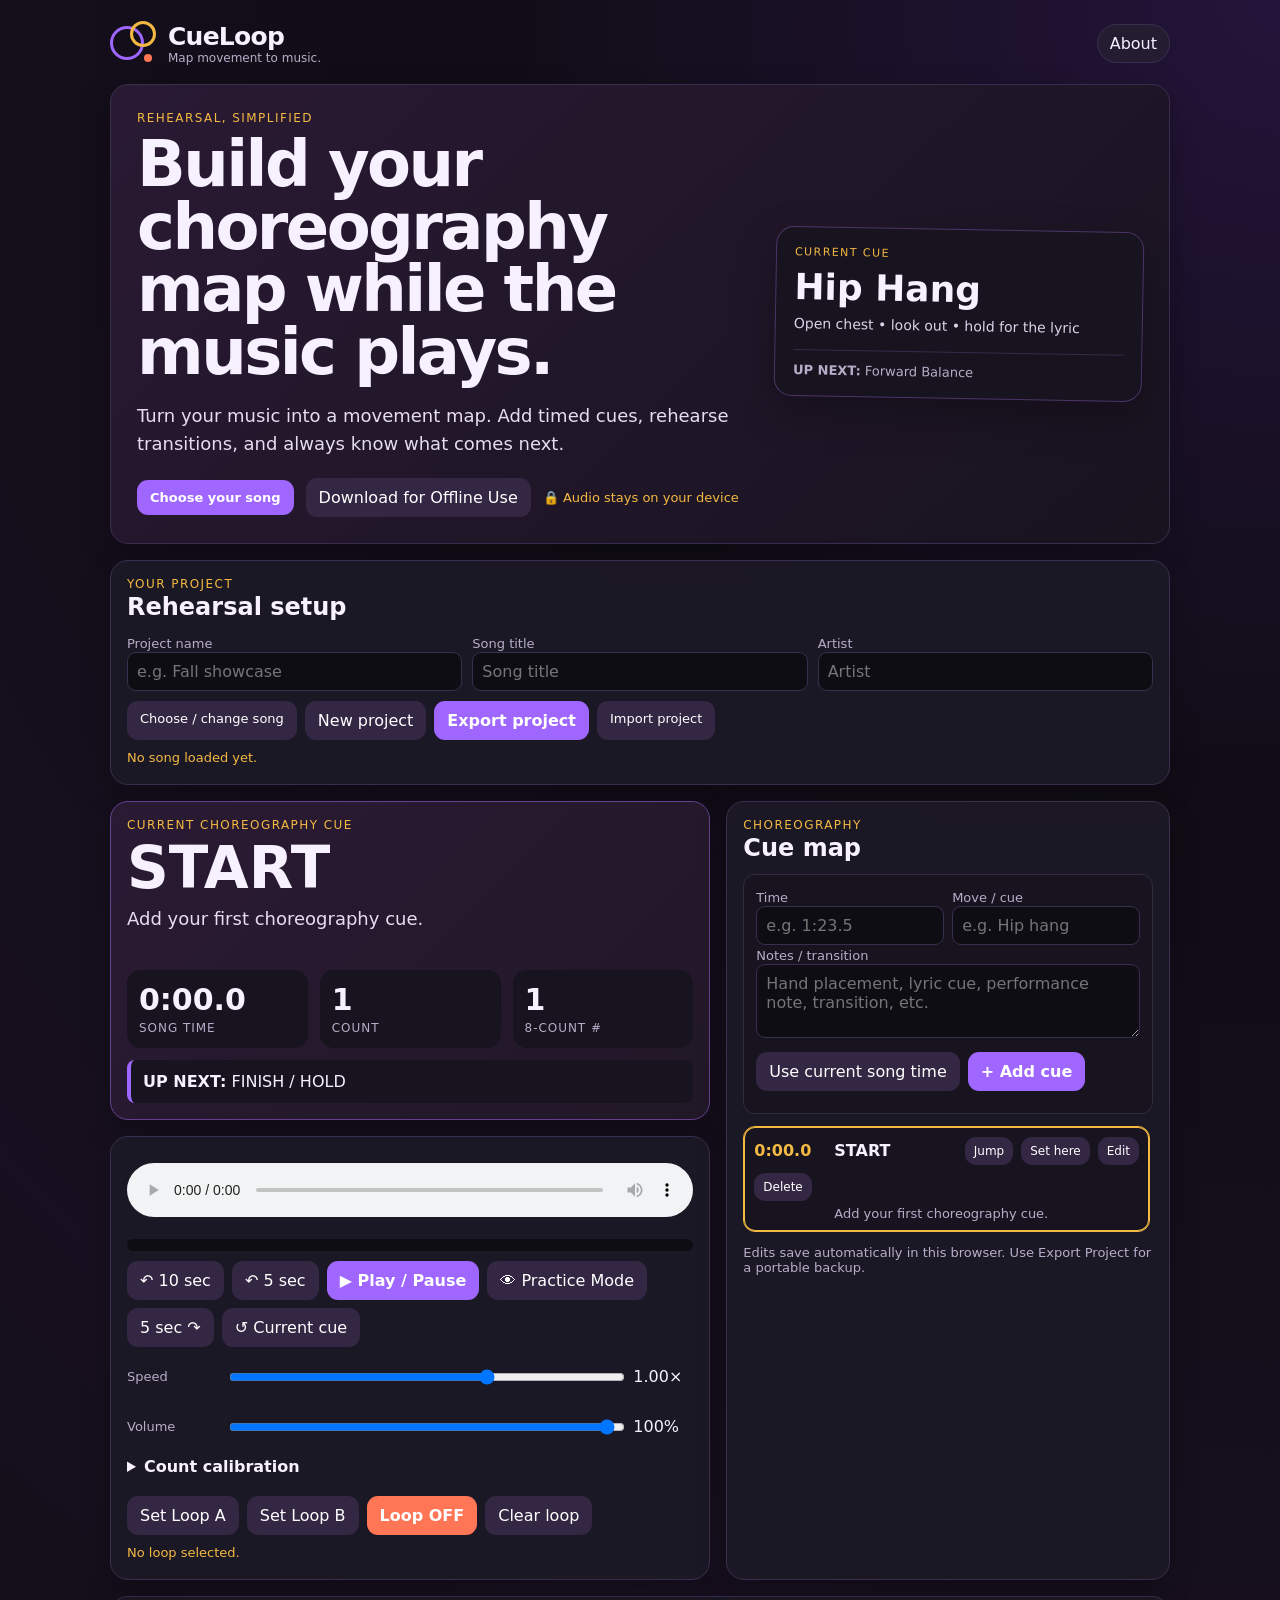
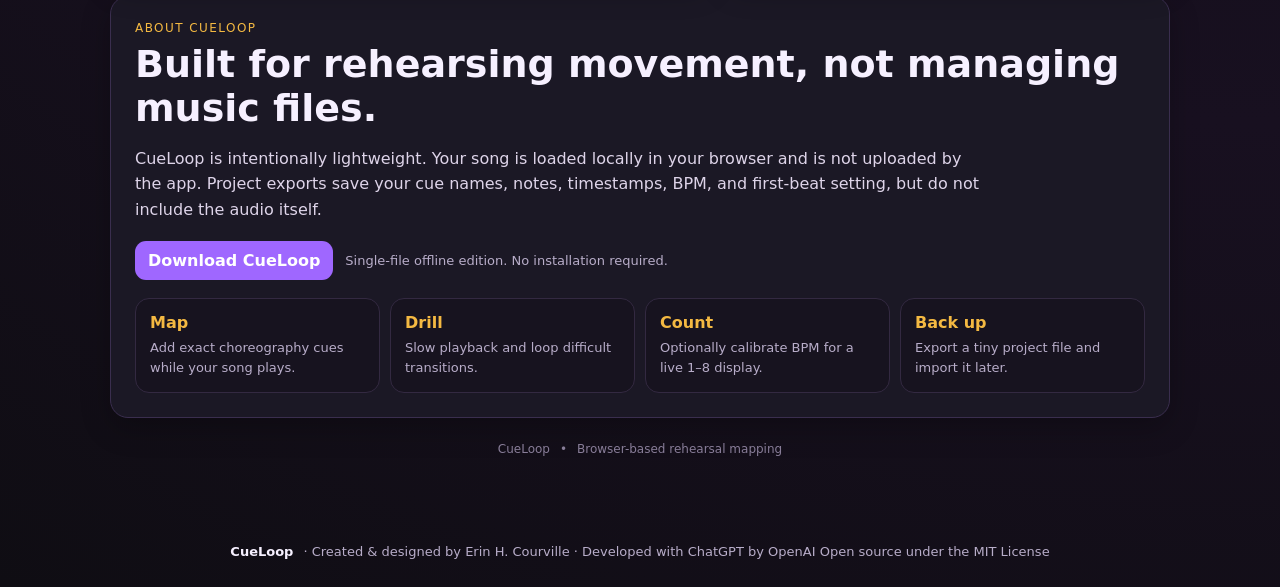
<file: index.html>
<!doctype html>
<html lang="en">
<head>
<link rel="icon" href="favicon.ico">
<link rel="icon" type="image/png" sizes="32x32" href="favicon-32x32.png">
<link rel="icon" type="image/png" sizes="16x16" href="favicon-16x16.png">
<link rel="apple-touch-icon" sizes="180x180" href="apple-touch-icon.png">
<link rel="manifest" href="manifest.json">
<meta name="theme-color" content="#17131f">
<meta name="apple-mobile-web-app-capable" content="yes">
<meta name="apple-mobile-web-app-title" content="CueLoop">
<meta charset="utf-8">
<meta name="viewport" content="width=device-width,initial-scale=1">
<meta name="theme-color" content="#17131f">
<meta name="description" content="CueLoop is a browser-based rehearsal tool for mapping choreography to music, slowing sections, and looping transitions.">
<title>CueLoop — Map movement to music</title>
<link rel="stylesheet" href="styles.css">
</head>
<body>
<div class="wrap">
  <header class="topbar">
    <div class="brand">
      <div class="brandmark" aria-hidden="true">
        <span class="ring ring1"></span>
        <span class="ring ring2"></span>
        <span class="dot"></span>
      </div>
      <div>
        <div class="brandname">CueLoop</div>
        <div class="tagline">Map movement to music.</div>
      </div>
    </div>
    <a class="aboutLink" href="#about">About</a>
  </header>

  <section class="landing card">
    <div class="landing-copy">
      <div class="eyebrow">Rehearsal, simplified</div>
      <h1>Build your choreography map while the music plays.</h1>
      <p>
        Turn your music into a movement map. Add timed cues, rehearse transitions, and always know what
        comes next.
      </p>
      <div class="landing-actions">
        <label class="fileButton primary large" for="audioFile">Choose your song</label>
        <a class="fileButton large downloadButton" href="CueLoop.html" download>
  Download for Offline Use
</a>
        <span class="privacy">🔒 Audio stays on your device</span>
      </div>
    </div>
    <div class="mini-demo" aria-label="Example rehearsal cue display">
      <div class="mini-label">CURRENT CUE</div>
      <div class="mini-cue">Hip Hang</div>
      <div class="mini-note">Open chest • look out • hold for the lyric</div>
      <div class="mini-next"><b>UP NEXT:</b> Forward Balance</div>
    </div>
  </section>

  <section class="card project-card">
    <div class="sectionHeading">
      <div>
        <div class="eyebrow">Your project</div>
        <h2>Rehearsal setup</h2>
      </div>
    </div>

    <div class="project-grid">
      <div><label for="projectName">Project name</label><input id="projectName" placeholder="e.g. Fall showcase"></div>
      <div><label for="songTitle">Song title</label><input id="songTitle" placeholder="Song title"></div>
      <div><label for="artistName">Artist</label><input id="artistName" placeholder="Artist"></div>
    </div>

    <div class="controls">
      <label class="fileButton" for="audioFile">Choose / change song</label>
      <input id="audioFile" type="file" accept="audio/*">
      <button id="newProject">New project</button>
      <button id="exportProject" class="primary">Export project</button>
      <label class="fileButton" for="importProject">Import project</label>
      <input id="importProject" type="file" accept=".json,application/json">
    </div>
    <div class="status" id="projectStatus">No song loaded yet.</div>
  </section>

  <div class="grid">
    <main>
      <section class="card now">
        <div class="eyebrow">Current choreography cue</div>
        <div id="currentCue" class="currentCue">START</div>
        <div id="currentDetail" class="currentDetail">Load a song and begin mapping.</div>
        <div class="metrics">
          <div class="metric"><span id="timeNow">0:00.0</span><small>song time</small></div>
          <div class="metric"><span id="countNow">—</span><small>count</small></div>
          <div class="metric"><span id="phraseNow">—</span><small>8-count #</small></div>
        </div>
        <div class="next"><b>UP NEXT:</b> <span id="nextCue">—</span></div>
      </section>

      <section class="card">
        <audio id="audio" controls preload="metadata"></audio>
        <div class="progress"><div class="bar" id="bar"></div></div>

        <div class="controls">
          <button id="back10">↶ 10 sec</button>
          <button id="back5">↶ 5 sec</button>
          <button id="playPause" class="primary">▶ Play / Pause</button>
          <button id="practiceMode">👁 Practice Mode</button>
          <button id="fwd5">5 sec ↷</button>
          <button id="restartCue">↺ Current cue</button>
        </div>

        <div class="sliderrow">
          <label for="speed">Speed</label>
          <input id="speed" type="range" min=".5" max="1.25" step=".05" value="1">
          <span id="speedLabel">1.00×</span>
        </div>

        <div class="sliderrow">
          <label for="volume">Volume</label>
          <input id="volume" type="range" min="0" max="1" step=".05" value="1">
          <span id="volLabel">100%</span>
        </div>

        <details>
          <summary>Count calibration</summary>
          <p class="tip">Optional. Enter BPM and set the first beat to show a live count. For slow songs, use double-time BPM if that is how you count choreography.</p>
          <div class="cal-grid">
            <div><label for="bpm">BPM</label><input id="bpm" type="number" min="20" max="300" step=".1" value="120"></div>
            <div><label for="firstBeat">First beat (seconds)</label><input id="firstBeat" type="number" min="0" step=".01" value="0"></div>
          </div>
          <div class="controls"><button id="setFirstBeat">Set first beat to current time</button></div>
        </details>

        <div class="controls">
          <button id="setA">Set Loop A</button>
          <button id="setB">Set Loop B</button>
          <button id="toggleLoop" class="danger">Loop OFF</button>
          <button id="clearLoop">Clear loop</button>
        </div>
        <div class="status" id="loopStatus">No loop selected.</div>
      </section>
    </main>

    <aside class="card">
      <div class="sectionHeading">
        <div>
          <div class="eyebrow">Choreography</div>
          <h2>Cue map</h2>
        </div>
      </div>

      <div class="addForm">
        <div class="row2">
          <div><label for="newTime">Time</label><input id="newTime" placeholder="e.g. 1:23.5"></div>
          <div><label for="newName">Move / cue</label><input id="newName" placeholder="e.g. Hip hang"></div>
        </div>
        <label for="newDetail">Notes / transition</label>
        <textarea id="newDetail" placeholder="Hand placement, lyric cue, performance note, transition, etc."></textarea>
        <div class="controls">
          <button id="useCurrentTime">Use current song time</button>
          <button id="addCue" class="primary">+ Add cue</button>
        </div>
      </div>
      <div id="cueList" class="cueList"></div>
      <p class="tip">Edits save automatically in this browser. Use Export Project for a portable backup.</p>
    </aside>
  </div>

  <section id="about" class="card about">
    <div class="eyebrow">About CueLoop</div>
    <h2>Built for rehearsing movement, not managing music files.</h2>
    <p>
      CueLoop is intentionally lightweight. Your song is loaded locally in your browser and is not uploaded
      by the app. Project exports save your cue names, notes, timestamps, BPM, and first-beat setting, but do
      not include the audio itself.
    </p>
    
    <div class="aboutDownload">
      <a class="fileButton primary" href="CueLoop.html" download>Download CueLoop</a>
      <span>Single-file offline edition. No installation required.</span>
    </div>

    <div class="featureGrid">
      <div><b>Map</b><span>Add exact choreography cues while your song plays.</span></div>
      <div><b>Drill</b><span>Slow playback and loop difficult transitions.</span></div>
      <div><b>Count</b><span>Optionally calibrate BPM for a live 1–8 display.</span></div>
      <div><b>Back up</b><span>Export a tiny project file and import it later.</span></div>
    </div>
  </section>

  <footer>
    <span>CueLoop</span>
    <span>•</span>
    <span>Browser-based rehearsal mapping</span>
  </footer>
</div>
<footer class="site-footer">
  <strong>CueLoop</strong> · Created &amp; designed by Erin H. Courville · Developed with ChatGPT by OpenAI
  Open source under the MIT License
</footer>
  <section id="practiceView" class="practiceView" aria-hidden="true">
  <button id="exitPractice" class="exitPractice">✕ Exit Practice Mode</button>

  <div class="practiceContent">
    <div class="practiceLabel">CURRENT</div>
    <div id="practiceCurrent" class="practiceCurrent">START</div>
    <div id="practiceDetail" class="practiceDetail"></div>

    <div class="practiceDivider"></div>

    <div class="practiceLabel">UP NEXT</div>
    <div id="practiceNext" class="practiceNext">—</div>
  </div>

  <div class="practiceBottom">
    <span id="practiceTime">0:00.0</span>
    <span>ESC to exit</span>
  </div>
</section>
<script src="app.js"></script>
</body>
</html>
</file>
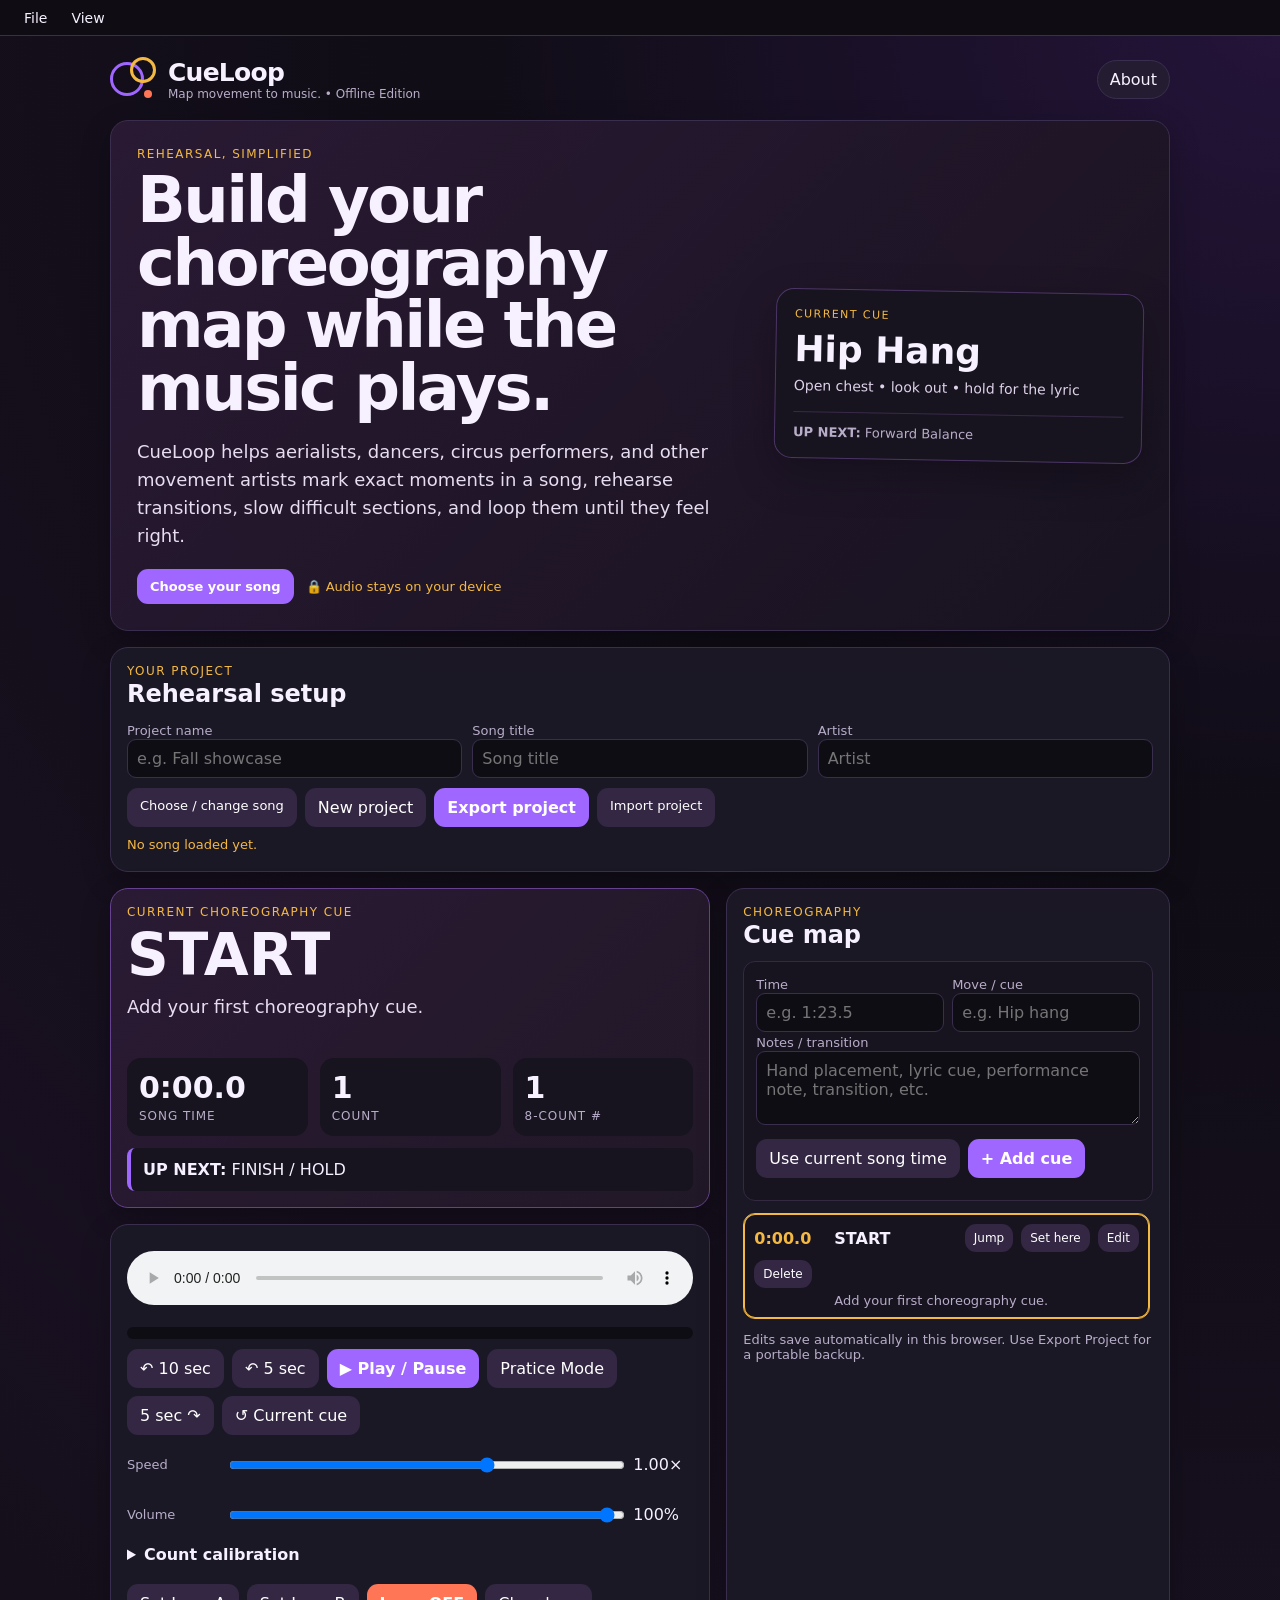
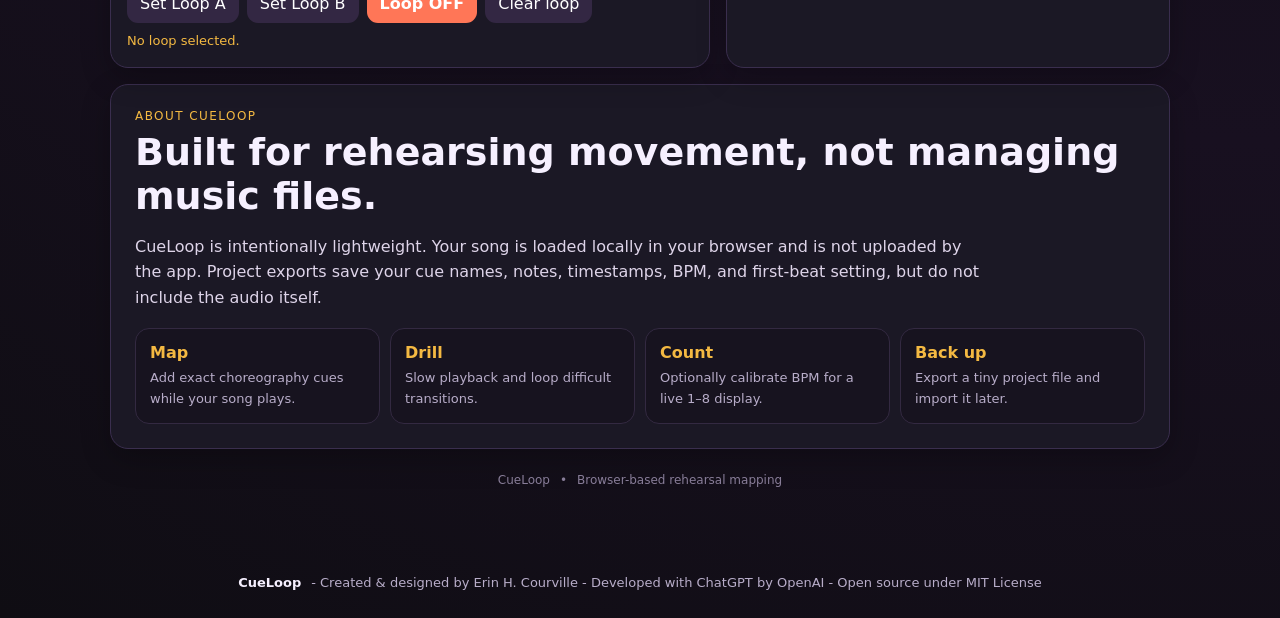
<file: CueLoop.html>
<!doctype html>
<html lang="en">
<head>
<link rel="icon" href="favicon.ico">
<link rel="icon" type="image/png" sizes="32x32" href="favicon-32x32.png">
<link rel="icon" type="image/png" sizes="16x16" href="favicon-16x16.png">
<link rel="apple-touch-icon" sizes="180x180" href="apple-touch-icon.png">
<meta charset="utf-8">
<meta name="viewport" content="width=device-width,initial-scale=1">
<meta name="theme-color" content="#17131f">
<meta name="description" content="CueLoop is a browser-based rehearsal tool for mapping choreography to music, slowing sections, and looping transitions.">
<title>CueLoop Offline — Map movement to music</title>
<style>
  .site-footer {
  text-align: center;
  padding: 28px 20px;
  margin-top: 30px;
  font-size: 13px;
  color: var(--muted);
}

.site-footer strong {
  color: var(--text);
}
:root{--bg:#110f17;--panel:#1c1826;--text:#f6f0ff;--muted:#b8adc9;--accent:#f4b942;--accent2:#9f67ff;--danger:#ff7657;--border:#3a2e4e}
*{box-sizing:border-box}
html{scroll-behavior:smooth}
body{margin:0;background:radial-gradient(circle at top right,#24143a 0,#100d16 32%,#181020 68%,#0f0d13 100%);color:var(--text);font-family:ui-sans-serif,system-ui,-apple-system,BlinkMacSystemFont,"Segoe UI",sans-serif}
.wrap{max-width:1100px;margin:auto;padding:20px}
.topbar{display:flex;align-items:center;justify-content:space-between;gap:16px;margin-bottom:18px}
.brand{display:flex;align-items:center;gap:12px}
.brandmark{width:46px;height:46px;position:relative}
.ring{position:absolute;border:3px solid var(--accent2);border-radius:50%}
.ring1{width:34px;height:34px;left:0;top:6px}
.ring2{width:26px;height:26px;right:0;top:1px;border-color:var(--accent)}
.dot{position:absolute;width:8px;height:8px;background:var(--danger);border-radius:50%;right:4px;bottom:4px}
.brandname{font-weight:900;font-size:25px;letter-spacing:-.03em}
.tagline{font-size:12px;color:var(--muted)}
.aboutLink{color:var(--text);text-decoration:none;background:#241d31;border:1px solid var(--border);padding:9px 12px;border-radius:999px}
.card{background:rgba(28,24,38,.96);border:1px solid var(--border);border-radius:18px;padding:16px;box-shadow:0 10px 30px rgba(0,0,0,.24)}
.landing{display:grid;grid-template-columns:1.25fr .75fr;gap:24px;align-items:center;padding:26px;margin-bottom:16px;background:linear-gradient(135deg,rgba(42,26,52,.98),rgba(24,19,31,.98))}
.landing h1{font-size:clamp(34px,6vw,64px);line-height:.98;letter-spacing:-.04em;margin:8px 0 14px;max-width:760px}
.landing p{font-size:18px;line-height:1.55;color:#e7ddf1;max-width:760px}
.landing-actions{display:flex;align-items:center;gap:12px;flex-wrap:wrap;margin-top:20px}
.large{padding:13px 17px}
.mini-demo{background:#17131f;border:1px solid #4c3567;border-radius:18px;padding:18px;transform:rotate(1deg);box-shadow:0 16px 40px rgba(0,0,0,.25)}
.mini-label{font-size:11px;letter-spacing:.13em;color:var(--accent)}
.mini-cue{font-size:36px;font-weight:900;margin:8px 0}
.mini-note{color:#ddd2e9;font-size:14px}
.mini-next{margin-top:18px;padding-top:12px;border-top:1px solid #382a49;color:var(--muted);font-size:13px}
.privacy{font-size:13px;color:var(--accent);white-space:nowrap}
.project-card{margin-bottom:16px}
.sectionHeading h2{margin:2px 0 12px}
.project-grid{display:grid;grid-template-columns:repeat(3,1fr);gap:10px}
.grid{display:grid;grid-template-columns:1.15fr .85fr;gap:16px}
.now{background:linear-gradient(135deg,#2a1a34,#211827);border-color:#664190;margin-bottom:16px}
.eyebrow{text-transform:uppercase;letter-spacing:.12em;font-size:12px;color:var(--accent)}
.currentCue{font-size:clamp(30px,6vw,58px);font-weight:800;line-height:1.02;margin:7px 0 10px}
.currentDetail{font-size:18px;color:#e7ddf1;min-height:48px}
.metrics{display:flex;gap:12px;flex-wrap:wrap;margin-top:14px}
.metric{flex:1;min-width:120px;background:#17131f;border-radius:14px;padding:12px}
.metric span{display:block;font-size:30px;font-weight:800}
.metric small{font-size:12px;color:var(--muted);text-transform:uppercase;letter-spacing:.08em}
.next{margin-top:12px;padding:12px;border-left:4px solid var(--accent2);background:#17131f;border-radius:8px}
audio{width:100%;margin:10px 0 8px}
button,input,textarea{font:inherit}
input,textarea{width:100%;background:#0f0d14;color:var(--text);border:1px solid var(--border);border-radius:9px;padding:9px}
textarea{min-height:74px;resize:vertical}
button,.fileButton{border:0;border-radius:11px;padding:10px 13px;background:#332743;color:white;cursor:pointer;display:inline-block}
button:hover,.fileButton:hover{filter:brightness(1.12)}
.primary{background:var(--accent2);font-weight:700}.danger{background:var(--danger);font-weight:700}
.controls{display:flex;flex-wrap:wrap;gap:8px;margin:10px 0}
input[type=file]{display:none}
.sliderrow{display:grid;grid-template-columns:90px 1fr 60px;gap:10px;align-items:center;margin:10px 0}
.progress{height:12px;background:#0f0d14;border-radius:999px;overflow:hidden;margin:10px 0}
.bar{height:100%;width:0;background:linear-gradient(90deg,var(--accent2),var(--accent))}
.status{font-size:13px;color:var(--accent);min-height:18px}.tip{font-size:13px;color:var(--muted)}
.addForm{background:#17131f;border:1px solid #332941;border-radius:12px;padding:12px;margin-bottom:12px}
.row2,.cal-grid{display:grid;grid-template-columns:1fr 1fr;gap:8px}
.cueList{display:flex;flex-direction:column;gap:8px;max-height:720px;overflow:auto;padding-right:3px}
.cue{background:#17131f;border:1px solid #332941;border-radius:12px;padding:10px}
.cue.active{border-color:var(--accent);box-shadow:0 0 0 1px var(--accent) inset}
.cueTop{display:flex;gap:8px;align-items:center;flex-wrap:wrap}.cueTime{width:72px;color:var(--accent);font-variant-numeric:tabular-nums;font-weight:700}
.cueName{flex:1;min-width:120px;font-weight:750}.cueDetail{font-size:13px;color:var(--muted);margin:5px 0 0 80px}.small{font-size:12px;padding:7px 9px}
label{font-size:13px;color:var(--muted)}summary{cursor:pointer;font-weight:700;margin:10px 0}
.about{margin-top:16px;padding:24px}
.about h2{font-size:clamp(24px,4vw,38px);margin:7px 0 10px}
.about>p{color:#ded4e9;max-width:850px;line-height:1.6}
.featureGrid{display:grid;grid-template-columns:repeat(4,1fr);gap:10px;margin-top:18px}
.featureGrid div{background:#17131f;border:1px solid #332941;border-radius:14px;padding:14px}
.featureGrid b{display:block;color:var(--accent);margin-bottom:5px}
.featureGrid span{font-size:13px;color:var(--muted);line-height:1.45}
footer{display:flex;gap:10px;justify-content:center;color:#887d98;font-size:12px;padding:24px 0 10px}
@media(max-width:840px){.grid,.landing{grid-template-columns:1fr}.mini-demo{transform:none}.featureGrid{grid-template-columns:1fr 1fr}}
@media(max-width:700px){.project-grid{grid-template-columns:1fr}.topbar{align-items:flex-start}}
@media(max-width:540px){.row2,.cal-grid,.featureGrid{grid-template-columns:1fr}.landing{padding:19px}.wrap{padding:12px}}
/* Practice Mode */
.practiceView {
  display: none;
  position: fixed;
  inset: 0;
  z-index: 9999;
  background: #0f0d13;
  color: var(--text);
  padding: clamp(24px, 4vw, 60px);
  overflow: hidden;
}

.practiceView.active {
  display: flex;
  flex-direction: column;
}

.practiceContent {
  flex: 1;
  display: flex;
  flex-direction: column;
  justify-content: center;
  text-align: center;
  min-height: 0;
}

.practiceLabel {
  color: var(--accent);
  text-transform: uppercase;
  letter-spacing: .18em;
  font-size: clamp(14px, 2vw, 24px);
  font-weight: 800;
}

.practiceCurrent {
  font-size: clamp(64px, 11vw, 150px);
  font-weight: 900;
  line-height: .95;
  letter-spacing: -.04em;
  margin: 12px 0 18px;
}

.practiceDetail {
  font-size: clamp(18px, 2.5vw, 34px);
  color: #d9cfe5;
  min-height: 1.4em;
}

.practiceDivider {
  width: min(700px, 80%);
  height: 1px;
  background: var(--border);
  margin: clamp(30px, 5vh, 60px) auto;
}

.practiceNext {
  font-size: clamp(42px, 7vw, 100px);
  font-weight: 800;
  line-height: 1;
  margin-top: 12px;
  color: #c9b5e3;
}

.exitPractice {
  position: absolute;
  top: 20px;
  right: 20px;
  z-index: 2;
  font-size: 16px;
}

.practiceBottom {
  display: flex;
  justify-content: space-between;
  gap: 20px;
  color: var(--muted);
  font-size: 14px;
}

body.practice-active {
  overflow: hidden;
}
/* Desktop-style menu bar */
.appMenuBar {
  display: flex;
  align-items: center;
  gap: 4px;
  height: 36px;
  padding: 0 14px;
  background: #0f0d13;
  border-bottom: 1px solid var(--border);
  position: relative;
  z-index: 1000;
}

.appMenu {
  position: relative;
}

.menuButton {
  background: transparent;
  border: 0;
  padding: 6px 10px;
  color: var(--text);
  font-size: 14px;
  cursor: pointer;
}

.menuButton:hover {
  background: rgba(255,255,255,.08);
}

.menuDropdown {
  display: none;
  position: absolute;
  top: 32px;
  left: 0;
  min-width: 190px;
  padding: 6px;
  background: #19151f;
  border: 1px solid var(--border);
  border-radius: 8px;
  box-shadow: 0 12px 30px rgba(0,0,0,.35);
}

.menuDropdown.open {
  display: block;
}

.menuDropdown button {
  display: block;
  width: 100%;
  text-align: left;
  background: transparent;
  border: 0;
  color: var(--text);
  padding: 9px 12px;
  border-radius: 5px;
  cursor: pointer;
}

.menuDropdown button:hover {
  background: rgba(255,255,255,.08);
}

.menuSeparator {
  height: 1px;
  background: var(--border);
  margin: 5px 4px;
}
</style>
</head>
<body>
<div class="appMenuBar">
  <div class="appMenu">
    <button class="menuButton" id="fileMenuButton">File</button>
    <div class="menuDropdown" id="fileMenu">
      <button id="menuNewProject">New Project</button>
      <button id="menuOpenProject">Open Project...</button>
      <button id="menuOpenSong">Open Song...</button>
      <div class="menuSeparator"></div>
      <button id="menuSaveProject">Save Project</button>
    </div>
  </div>

  <div class="appMenu">
    <button class="menuButton" id="viewMenuButton">View</button>
    <div class="menuDropdown" id="viewMenu">
      <button id="menuPracticeMode">Practice Mode</button>
    </div>
  </div>
</div>
<div class="wrap">
  <header class="topbar">
    <div class="brand">
      <div class="brandmark" aria-hidden="true">
        <span class="ring ring1"></span>
        <span class="ring ring2"></span>
        <span class="dot"></span>
      </div>
      <div>
        <div class="brandname">CueLoop</div>
        <div class="tagline">Map movement to music. • Offline Edition</div>
      </div>
    </div>
    <a class="aboutLink" href="#about">About</a>
  </header>

  <section class="landing card">
    <div class="landing-copy">
      <div class="eyebrow">Rehearsal, simplified</div>
      <h1>Build your choreography map while the music plays.</h1>
      <p>
        CueLoop helps aerialists, dancers, circus performers, and other movement artists
        mark exact moments in a song, rehearse transitions, slow difficult sections, and
        loop them until they feel right.
      </p>
      <div class="landing-actions">
        <label class="fileButton primary large" for="audioFile">Choose your song</label>
        <span class="privacy">🔒 Audio stays on your device</span>
      </div>
    </div>
    <div class="mini-demo" aria-label="Example rehearsal cue display">
      <div class="mini-label">CURRENT CUE</div>
      <div class="mini-cue">Hip Hang</div>
      <div class="mini-note">Open chest • look out • hold for the lyric</div>
      <div class="mini-next"><b>UP NEXT:</b> Forward Balance</div>
    </div>
  </section>

  <section class="card project-card">
    <div class="sectionHeading">
      <div>
        <div class="eyebrow">Your project</div>
        <h2>Rehearsal setup</h2>
      </div>
    </div>

    <div class="project-grid">
      <div><label for="projectName">Project name</label><input id="projectName" placeholder="e.g. Fall showcase"></div>
      <div><label for="songTitle">Song title</label><input id="songTitle" placeholder="Song title"></div>
      <div><label for="artistName">Artist</label><input id="artistName" placeholder="Artist"></div>
    </div>

    <div class="controls">
      <label class="fileButton" for="audioFile">Choose / change song</label>
      <input id="audioFile" type="file" accept="audio/*">
      <button id="newProject">New project</button>
      <button id="exportProject" class="primary">Export project</button>
      <label class="fileButton" for="importProject">Import project</label>
      <input id="importProject" type="file" accept=".json,application/json">
    </div>
    <div class="status" id="projectStatus">No song loaded yet.</div>
  </section>

  <div class="grid">
    <main>
      <section class="card now">
        <div class="eyebrow">Current choreography cue</div>
        <div id="currentCue" class="currentCue">START</div>
        <div id="currentDetail" class="currentDetail">Load a song and begin mapping.</div>
        <div class="metrics">
          <div class="metric"><span id="timeNow">0:00.0</span><small>song time</small></div>
          <div class="metric"><span id="countNow">—</span><small>count</small></div>
          <div class="metric"><span id="phraseNow">—</span><small>8-count #</small></div>
        </div>
        <div class="next"><b>UP NEXT:</b> <span id="nextCue">—</span></div>
      </section>

      <section class="card">
        <audio id="audio" controls preload="metadata"></audio>
        <div class="progress"><div class="bar" id="bar"></div></div>

        <div class="controls">
          <button id="back10">↶ 10 sec</button>
          <button id="back5">↶ 5 sec</button>
          <button id="playPause" class="primary">▶ Play / Pause</button>
          <button id="practiceMode"> Pratice Mode</button>
          <button id="fwd5">5 sec ↷</button>
          <button id="restartCue">↺ Current cue</button>
        </div>

        <div class="sliderrow">
          <label for="speed">Speed</label>
          <input id="speed" type="range" min=".5" max="1.25" step=".05" value="1">
          <span id="speedLabel">1.00×</span>
        </div>

        <div class="sliderrow">
          <label for="volume">Volume</label>
          <input id="volume" type="range" min="0" max="1" step=".05" value="1">
          <span id="volLabel">100%</span>
        </div>

        <details>
          <summary>Count calibration</summary>
          <p class="tip">Optional. Enter BPM and set the first beat to show a live count. For slow songs, use double-time BPM if that is how you count choreography.</p>
          <div class="cal-grid">
            <div><label for="bpm">BPM</label><input id="bpm" type="number" min="20" max="300" step=".1" value="120"></div>
            <div><label for="firstBeat">First beat (seconds)</label><input id="firstBeat" type="number" min="0" step=".01" value="0"></div>
          </div>
          <div class="controls"><button id="setFirstBeat">Set first beat to current time</button></div>
        </details>

        <div class="controls">
          <button id="setA">Set Loop A</button>
          <button id="setB">Set Loop B</button>
          <button id="toggleLoop" class="danger">Loop OFF</button>
          <button id="clearLoop">Clear loop</button>
        </div>
        <div class="status" id="loopStatus">No loop selected.</div>
      </section>
    </main>

    <aside class="card">
      <div class="sectionHeading">
        <div>
          <div class="eyebrow">Choreography</div>
          <h2>Cue map</h2>
        </div>
      </div>

      <div class="addForm">
        <div class="row2">
          <div><label for="newTime">Time</label><input id="newTime" placeholder="e.g. 1:23.5"></div>
          <div><label for="newName">Move / cue</label><input id="newName" placeholder="e.g. Hip hang"></div>
        </div>
        <label for="newDetail">Notes / transition</label>
        <textarea id="newDetail" placeholder="Hand placement, lyric cue, performance note, transition, etc."></textarea>
        <div class="controls">
          <button id="useCurrentTime">Use current song time</button>
          <button id="addCue" class="primary">+ Add cue</button>
        </div>
      </div>
      <div id="cueList" class="cueList"></div>
      <p class="tip">Edits save automatically in this browser. Use Export Project for a portable backup.</p>
    </aside>
  </div>

  <section id="about" class="card about">
    <div class="eyebrow">About CueLoop</div>
    <h2>Built for rehearsing movement, not managing music files.</h2>
    <p>
      CueLoop is intentionally lightweight. Your song is loaded locally in your browser and is not uploaded
      by the app. Project exports save your cue names, notes, timestamps, BPM, and first-beat setting, but do
      not include the audio itself.
    </p>
    <div class="featureGrid">
      <div><b>Map</b><span>Add exact choreography cues while your song plays.</span></div>
      <div><b>Drill</b><span>Slow playback and loop difficult transitions.</span></div>
      <div><b>Count</b><span>Optionally calibrate BPM for a live 1–8 display.</span></div>
      <div><b>Back up</b><span>Export a tiny project file and import it later.</span></div>
    </div>
  </section>

  <footer>
    <span>CueLoop</span>
    <span>•</span>
    <span>Browser-based rehearsal mapping</span>
  </footer>
</div>
<section id="practiceView" class="practiceView" aria-hidden="true">
  <button id="exitPractice" class="exitPractice">✕ Exit Practice Mode</button>

  <div class="practiceContent">
    <div class="practiceLabel">CURRENT</div>
    <div id="practiceCurrent" class="practiceCurrent">START</div>
    <div id="practiceDetail" class="practiceDetail"></div>

    <div class="practiceDivider"></div>

    <div class="practiceLabel">UP NEXT</div>
    <div id="practiceNext" class="practiceNext">—</div>
  </div>

  <div class="practiceBottom">
    <span id="practiceTime">0:00.0</span>
    <span>ESC to exit</span>
  </div>
</section>
<script>
/* Rehearsal Mapper: browser-only choreography rehearsal tool */
const STORAGE_KEY='cueLoopProjectV1';
const state={projectName:'',songTitle:'',artistName:'',bpm:120,firstBeat:0,cues:[{t:0,name:'START',detail:'Add your first choreography cue.'}]};
const $=id=>document.getElementById(id);
const audio=$('audio'),cueList=$('cueList'),bar=$('bar');
let audioObjectUrl=null,loopA=null,loopB=null,loopOn=false;

function fmt(t){t=Math.max(0,Number(t)||0);const m=Math.floor(t/60),s=t-m*60;return `${m}:${s.toFixed(1).padStart(4,'0')}`}
function parseTime(v){v=(v||'').trim();if(!v)return null;if(v.includes(':')){const [m,s]=v.split(':').map(Number);return Number.isFinite(m)&&Number.isFinite(s)?m*60+s:null}const n=Number(v);return Number.isFinite(n)?n:null}
function esc(s=''){return s.replace(/[&<>"']/g,c=>({'&':'&amp;','<':'&lt;','>':'&gt;','"':'&quot;',"'":'&#039;'}[c]))}
function activeIndex(t){if(!state.cues.length)return-1;let idx=0;for(let i=0;i<state.cues.length;i++)if(t>=state.cues[i].t)idx=i;return idx}
function save(){localStorage.setItem(STORAGE_KEY,JSON.stringify(state))}
function pullInputs(){state.projectName=$('projectName').value.trim();state.songTitle=$('songTitle').value.trim();state.artistName=$('artistName').value.trim();state.bpm=Number($('bpm').value)||120;state.firstBeat=Number($('firstBeat').value)||0;save()}
function pushInputs(){$('projectName').value=state.projectName||'';$('songTitle').value=state.songTitle||'';$('artistName').value=state.artistName||'';$('bpm').value=state.bpm||120;$('firstBeat').value=state.firstBeat||0}
function loadSaved(){try{const s=JSON.parse(localStorage.getItem(STORAGE_KEY)||'null');if(!s)return;Object.assign(state,s);if(!Array.isArray(state.cues)||!state.cues.length)state.cues=[{t:0,name:'START',detail:'Add your first choreography cue.'}]}catch(e){}}

function render(){
  cueList.innerHTML='';
  state.cues.forEach((c,i)=>{
    const el=document.createElement('div');el.className='cue';el.dataset.i=i;
    el.innerHTML=`<div class="cueTop"><div class="cueTime">${fmt(c.t)}</div><div class="cueName">${esc(c.name)}</div><button class="small jump">Jump</button><button class="small set">Set here</button><button class="small edit">Edit</button><button class="small del">Delete</button></div><div class="cueDetail">${esc(c.detail||'')}</div>`;
    el.querySelector('.jump').onclick=()=>audio.currentTime=c.t;
    el.querySelector('.set').onclick=()=>{state.cues[i].t=audio.currentTime;state.cues.sort((a,b)=>a.t-b.t);save();render()};
    el.querySelector('.edit').onclick=()=>{const n=prompt('Move/cue name:',state.cues[i].name);if(n===null)return;const d=prompt('Notes/transition:',state.cues[i].detail||'');if(d===null)return;state.cues[i].name=n.trim()||state.cues[i].name;state.cues[i].detail=d.trim();save();render()};
    el.querySelector('.del').onclick=()=>{if(confirm(`Delete "${state.cues[i].name}"?`)){state.cues.splice(i,1);if(!state.cues.length)state.cues.push({t:0,name:'START',detail:'Add your first choreography cue.'});save();render()}};
    cueList.appendChild(el);
  });
}

function update(){
  const t=audio.currentTime||0;$('timeNow').textContent=fmt(t);
  bar.style.width=Number.isFinite(audio.duration)&&audio.duration>0?`${t/audio.duration*100}%`:'0%';
  const idx=activeIndex(t),c=idx>=0?state.cues[idx]:null;
  $('currentCue').textContent=c?.name||'—';$('currentDetail').textContent=c?.detail||'';$('nextCue').textContent=state.cues[idx+1]?.name||'FINISH / HOLD';
  $('practiceCurrent').textContent=c?.name||'—';
  $('practiceDetail').textContent=c?.detail||'';
  $('practiceNext').textContent=state.cues[idx+1]?.name||'FINISH / HOLD';
  $('practiceTime').textContent=fmt(t);
  document.querySelectorAll('.cue').forEach((el,i)=>el.classList.toggle('active',i===idx));
  const bpm=Number(state.bpm)||0,fb=Number(state.firstBeat)||0;
  if(bpm>0&&t>=fb){const bi=Math.floor((t-fb)/(60/bpm));$('countNow').textContent=bi%8+1;$('phraseNow').textContent=Math.floor(bi/8)+1}else{$('countNow').textContent='—';$('phraseNow').textContent='—'}
  if(loopOn&&loopA!==null&&loopB!==null&&t>=loopB){audio.currentTime=loopA;audio.play()}
  requestAnimationFrame(update);
}

$('audioFile').onchange=e=>{const f=e.target.files?.[0];if(!f)return;if(audioObjectUrl)URL.revokeObjectURL(audioObjectUrl);audioObjectUrl=URL.createObjectURL(f);audio.src=audioObjectUrl;audio.load();if(!state.songTitle){state.songTitle=f.name.replace(/\.[^.]+$/,'');$('songTitle').value=state.songTitle}$('projectStatus').textContent=`Loaded locally: ${f.name}`;save()};
$('newProject').onclick=()=>{if(confirm('Start a new blank project? Export first if you want a backup.')){Object.assign(state,{projectName:'',songTitle:'',artistName:'',bpm:120,firstBeat:0,cues:[{t:0,name:'START',detail:'Add your first choreography cue.'}]});if(audioObjectUrl)URL.revokeObjectURL(audioObjectUrl);audio.removeAttribute('src');audio.load();localStorage.removeItem(STORAGE_KEY);pushInputs();render();$('projectStatus').textContent='New blank project created.'}};
$('playPause').onclick=()=>audio.paused?audio.play():audio.pause();
function enterPracticeMode(){
  updatePracticeMode();
  $('practiceView').classList.add('active');
  $('practiceView').setAttribute('aria-hidden','false');
  document.body.classList.add('practice-active');

  if(document.documentElement.requestFullscreen){
    document.documentElement.requestFullscreen().catch(()=>{});
  }
}

function exitPracticeMode(){
  $('practiceView').classList.remove('active');
  $('practiceView').setAttribute('aria-hidden','true');
  document.body.classList.remove('practice-active');

  if(document.fullscreenElement && document.exitFullscreen){
    document.exitFullscreen().catch(()=>{});
  }
}

$('practiceMode').onclick=enterPracticeMode;
$('exitPractice').onclick=exitPracticeMode;
function updatePracticeMode(){
  const t=audio.currentTime||0;
  const idx=activeIndex(t);
  const current=idx>=0?state.cues[idx]:null;
  const next=state.cues[idx+1];

  $('practiceCurrent').textContent=current?.name||'—';
  $('practiceDetail').textContent=current?.detail||'';
  $('practiceNext').textContent=next?.name||'FINISH / HOLD';
  $('practiceTime').textContent=fmt(t);
}

audio.addEventListener('timeupdate',updatePracticeMode);
audio.addEventListener('seeked',updatePracticeMode);
audio.addEventListener('play',updatePracticeMode);

document.addEventListener('keydown',e=>{
  if(e.key==='Escape' && $('practiceView').classList.contains('active')){
    exitPracticeMode();
  }
});
$('back10').onclick=()=>audio.currentTime=Math.max(0,audio.currentTime-10);$('back5').onclick=()=>audio.currentTime=Math.max(0,audio.currentTime-5);$('fwd5').onclick=()=>audio.currentTime=Math.min(audio.duration||999999,audio.currentTime+5);
$('restartCue').onclick=()=>{const i=activeIndex(audio.currentTime);if(i>=0)audio.currentTime=state.cues[i].t};
$('speed').oninput=e=>{audio.playbackRate=Number(e.target.value);$('speedLabel').textContent=Number(e.target.value).toFixed(2)+'×'};
$('volume').oninput=e=>{audio.volume=Number(e.target.value);$('volLabel').textContent=Math.round(Number(e.target.value)*100)+'%'};
$('setFirstBeat').onclick=()=>{state.firstBeat=audio.currentTime;$('firstBeat').value=state.firstBeat.toFixed(2);save()};
function loopText(){$('loopStatus').textContent=`${loopA===null?'A: —':'A: '+fmt(loopA)} • ${loopB===null?'B: —':'B: '+fmt(loopB)}`}
$('setA').onclick=()=>{loopA=audio.currentTime;if(loopB!==null&&loopB<=loopA)loopB=null;loopText()};
$('setB').onclick=()=>{loopB=audio.currentTime;if(loopA!==null&&loopB<=loopA)loopA=null;loopText()};
$('toggleLoop').onclick=e=>{if(loopA===null||loopB===null)return;loopOn=!loopOn;e.target.textContent=loopOn?'Loop ON':'Loop OFF'};
$('clearLoop').onclick=()=>{loopA=loopB=null;loopOn=false;$('toggleLoop').textContent='Loop OFF';loopText()};
$('useCurrentTime').onclick=()=>$('newTime').value=fmt(audio.currentTime);
$('addCue').onclick=()=>{const t=parseTime($('newTime').value),name=$('newName').value.trim(),detail=$('newDetail').value.trim();if(t===null||!name){alert('Please enter a time and move/cue name.');return}state.cues.push({t,name,detail});state.cues.sort((a,b)=>a.t-b.t);save();render();$('newTime').value='';$('newName').value='';$('newDetail').value=''};

$('exportProject').onclick=()=>{pullInputs();const payload={app:'Rehearsal Mapper',version:1,exportedAt:new Date().toISOString(),note:'Audio intentionally not included.',project:state};const blob=new Blob([JSON.stringify(payload,null,2)],{type:'application/json'}),url=URL.createObjectURL(blob),a=document.createElement('a');const name=(state.projectName||state.songTitle||'rehearsal-project').replace(/[^a-z0-9-_]+/gi,'-').replace(/^-+|-+$/g,'').toLowerCase();a.href=url;a.download=`${name||'rehearsal-project'}.json`;document.body.appendChild(a);a.click();a.remove();URL.revokeObjectURL(url);$('projectStatus').textContent='Project backup exported. Audio is not included.'};

$('importProject').onchange=async e=>{const f=e.target.files?.[0];if(!f)return;try{const p=JSON.parse(await f.text()),x=p.project||p;if(!x||!Array.isArray(x.cues))throw new Error();Object.assign(state,{projectName:x.projectName||'',songTitle:x.songTitle||'',artistName:x.artistName||'',bpm:Number(x.bpm)||120,firstBeat:Number(x.firstBeat)||0,cues:x.cues.filter(c=>c&&Number.isFinite(Number(c.t))&&typeof c.name==='string').map(c=>({t:Number(c.t),name:c.name,detail:typeof c.detail==='string'?c.detail:''})).sort((a,b)=>a.t-b.t)});if(!state.cues.length)state.cues=[{t:0,name:'START',detail:'Add your first choreography cue.'}];pushInputs();save();render();$('projectStatus').textContent=`Imported ${state.cues.length} cues from ${f.name}. Choose the matching song file.`}catch(err){alert('That file could not be imported as a CueLoop project.')}finally{e.target.value=''}};

['projectName','songTitle','artistName','bpm','firstBeat'].forEach(id=>$(id).addEventListener('change',pullInputs));
// Desktop-style menus
const fileMenuButton = $('fileMenuButton');
const viewMenuButton = $('viewMenuButton');
const fileMenu = $('fileMenu');
const viewMenu = $('viewMenu');

function closeMenus() {
  fileMenu.classList.remove('open');
  viewMenu.classList.remove('open');
}

fileMenuButton.onclick = (e) => {
  e.stopPropagation();
  const opening = !fileMenu.classList.contains('open');
  closeMenus();
  if (opening) fileMenu.classList.add('open');
};

viewMenuButton.onclick = (e) => {
  e.stopPropagation();
  const opening = !viewMenu.classList.contains('open');
  closeMenus();
  if (opening) viewMenu.classList.add('open');
};

document.addEventListener('click', closeMenus);

$('menuNewProject').onclick = () => {
  closeMenus();
  $('newProject').click();
};

$('menuOpenProject').onclick = () => {
  closeMenus();
  $('importProject').click();
};

$('menuOpenSong').onclick = () => {
  closeMenus();
  $('audioFile').click();
};

$('menuSaveProject').onclick = () => {
  closeMenus();
  $('exportProject').click();
};

$('menuPracticeMode').onclick = () => {
  closeMenus();
  enterPracticeMode();
};
loadSaved();pushInputs();render();update();
</script>
  <footer class="site-footer">
    <strong>CueLoop</strong> - Created &amp; designed by Erin H. Courville - Developed with ChatGPT by OpenAI - Open source under MIT License
  </footer>

</body>
</html>
</file>
<file: styles.css>
:root{--bg:#110f17;--panel:#1c1826;--text:#f6f0ff;--muted:#b8adc9;--accent:#f4b942;--accent2:#9f67ff;--danger:#ff7657;--border:#3a2e4e}
*{box-sizing:border-box}
html{scroll-behavior:smooth}
body{margin:0;background:radial-gradient(circle at top right,#24143a 0,#100d16 32%,#181020 68%,#0f0d13 100%);color:var(--text);font-family:ui-sans-serif,system-ui,-apple-system,BlinkMacSystemFont,"Segoe UI",sans-serif}
.wrap{max-width:1100px;margin:auto;padding:20px}
.topbar{display:flex;align-items:center;justify-content:space-between;gap:16px;margin-bottom:18px}
.brand{display:flex;align-items:center;gap:12px}
.brandmark{width:46px;height:46px;position:relative}
.ring{position:absolute;border:3px solid var(--accent2);border-radius:50%}
.ring1{width:34px;height:34px;left:0;top:6px}
.ring2{width:26px;height:26px;right:0;top:1px;border-color:var(--accent)}
.dot{position:absolute;width:8px;height:8px;background:var(--danger);border-radius:50%;right:4px;bottom:4px}
.brandname{font-weight:900;font-size:25px;letter-spacing:-.03em}
.tagline{font-size:12px;color:var(--muted)}
.aboutLink{color:var(--text);text-decoration:none;background:#241d31;border:1px solid var(--border);padding:9px 12px;border-radius:999px}
.card{background:rgba(28,24,38,.96);border:1px solid var(--border);border-radius:18px;padding:16px;box-shadow:0 10px 30px rgba(0,0,0,.24)}
.landing{display:grid;grid-template-columns:1.25fr .75fr;gap:24px;align-items:center;padding:26px;margin-bottom:16px;background:linear-gradient(135deg,rgba(42,26,52,.98),rgba(24,19,31,.98))}
.landing h1{font-size:clamp(34px,6vw,64px);line-height:.98;letter-spacing:-.04em;margin:8px 0 14px;max-width:760px}
.landing p{font-size:18px;line-height:1.55;color:#e7ddf1;max-width:760px}
.landing-actions{display:flex;align-items:center;gap:12px;flex-wrap:wrap;margin-top:20px}
.large{padding:13px 17px}
.mini-demo{background:#17131f;border:1px solid #4c3567;border-radius:18px;padding:18px;transform:rotate(1deg);box-shadow:0 16px 40px rgba(0,0,0,.25)}
.mini-label{font-size:11px;letter-spacing:.13em;color:var(--accent)}
.mini-cue{font-size:36px;font-weight:900;margin:8px 0}
.mini-note{color:#ddd2e9;font-size:14px}
.mini-next{margin-top:18px;padding-top:12px;border-top:1px solid #382a49;color:var(--muted);font-size:13px}
.privacy{font-size:13px;color:var(--accent);white-space:nowrap}
.project-card{margin-bottom:16px}
.sectionHeading h2{margin:2px 0 12px}
.project-grid{display:grid;grid-template-columns:repeat(3,1fr);gap:10px}
.grid{display:grid;grid-template-columns:1.15fr .85fr;gap:16px}
.now{background:linear-gradient(135deg,#2a1a34,#211827);border-color:#664190;margin-bottom:16px}
.eyebrow{text-transform:uppercase;letter-spacing:.12em;font-size:12px;color:var(--accent)}
.currentCue{font-size:clamp(30px,6vw,58px);font-weight:800;line-height:1.02;margin:7px 0 10px}
.currentDetail{font-size:18px;color:#e7ddf1;min-height:48px}
.metrics{display:flex;gap:12px;flex-wrap:wrap;margin-top:14px}
.metric{flex:1;min-width:120px;background:#17131f;border-radius:14px;padding:12px}
.metric span{display:block;font-size:30px;font-weight:800}
.metric small{font-size:12px;color:var(--muted);text-transform:uppercase;letter-spacing:.08em}
.next{margin-top:12px;padding:12px;border-left:4px solid var(--accent2);background:#17131f;border-radius:8px}
audio{width:100%;margin:10px 0 8px}
button,input,textarea{font:inherit}
input,textarea{width:100%;background:#0f0d14;color:var(--text);border:1px solid var(--border);border-radius:9px;padding:9px}
textarea{min-height:74px;resize:vertical}
button,.fileButton{border:0;border-radius:11px;padding:10px 13px;background:#332743;color:white;cursor:pointer;display:inline-block}
button:hover,.fileButton:hover{filter:brightness(1.12)}
.primary{background:var(--accent2);font-weight:700}.danger{background:var(--danger);font-weight:700}
.controls{display:flex;flex-wrap:wrap;gap:8px;margin:10px 0}
input[type=file]{display:none}
.sliderrow{display:grid;grid-template-columns:90px 1fr 60px;gap:10px;align-items:center;margin:10px 0}
.progress{height:12px;background:#0f0d14;border-radius:999px;overflow:hidden;margin:10px 0}
.bar{height:100%;width:0;background:linear-gradient(90deg,var(--accent2),var(--accent))}
.status{font-size:13px;color:var(--accent);min-height:18px}.tip{font-size:13px;color:var(--muted)}
.addForm{background:#17131f;border:1px solid #332941;border-radius:12px;padding:12px;margin-bottom:12px}
.row2,.cal-grid{display:grid;grid-template-columns:1fr 1fr;gap:8px}
.cueList{display:flex;flex-direction:column;gap:8px;max-height:720px;overflow:auto;padding-right:3px}
.cue{background:#17131f;border:1px solid #332941;border-radius:12px;padding:10px}
.cue.active{border-color:var(--accent);box-shadow:0 0 0 1px var(--accent) inset}
.cueTop{display:flex;gap:8px;align-items:center;flex-wrap:wrap}.cueTime{width:72px;color:var(--accent);font-variant-numeric:tabular-nums;font-weight:700}
.cueName{flex:1;min-width:120px;font-weight:750}.cueDetail{font-size:13px;color:var(--muted);margin:5px 0 0 80px}.small{font-size:12px;padding:7px 9px}
label{font-size:13px;color:var(--muted)}summary{cursor:pointer;font-weight:700;margin:10px 0}
.about{margin-top:16px;padding:24px}
.about h2{font-size:clamp(24px,4vw,38px);margin:7px 0 10px}
.about>p{color:#ded4e9;max-width:850px;line-height:1.6}
.featureGrid{display:grid;grid-template-columns:repeat(4,1fr);gap:10px;margin-top:18px}
.featureGrid div{background:#17131f;border:1px solid #332941;border-radius:14px;padding:14px}
.featureGrid b{display:block;color:var(--accent);margin-bottom:5px}
.featureGrid span{font-size:13px;color:var(--muted);line-height:1.45}
footer{display:flex;gap:10px;justify-content:center;color:#887d98;font-size:12px;padding:24px 0 10px}
@media(max-width:840px){.grid,.landing{grid-template-columns:1fr}.mini-demo{transform:none}.featureGrid{grid-template-columns:1fr 1fr}}
@media(max-width:700px){.project-grid{grid-template-columns:1fr}.topbar{align-items:flex-start}}
@media(max-width:540px){.row2,.cal-grid,.featureGrid{grid-template-columns:1fr}.landing{padding:19px}.wrap{padding:12px}}


/* Offline download links */
.downloadButton{text-decoration:none}
.aboutDownload{display:flex;align-items:center;gap:12px;flex-wrap:wrap;margin:18px 0 4px}
.aboutDownload a{text-decoration:none}
.aboutDownload span{font-size:13px;color:var(--muted)}
.site-footer {
  text-align: center;
  padding: 28px 20px;
  margin-top: 30px;
  font-size: 13px;
  color: var(--muted);
}

.site-footer strong {
  color: var(--text);
}
/* Practice Mode */
.practiceView {
  display: none;
  position: fixed;
  inset: 0;
  z-index: 9999;
  background: #0f0d13;
  color: var(--text);
  padding: clamp(24px, 4vw, 60px);
  overflow: hidden;
}

.practiceView.active {
  display: flex;
  flex-direction: column;
}

.practiceContent {
  flex: 1;
  display: flex;
  flex-direction: column;
  justify-content: center;
  text-align: center;
  min-height: 0;
}

.practiceLabel {
  color: var(--accent);
  text-transform: uppercase;
  letter-spacing: .18em;
  font-size: clamp(14px, 2vw, 24px);
  font-weight: 800;
}

.practiceCurrent {
  font-size: clamp(64px, 11vw, 150px);
  font-weight: 900;
  line-height: .95;
  letter-spacing: -.04em;
  margin: 12px 0 18px;
}

.practiceDetail {
  font-size: clamp(18px, 2.5vw, 34px);
  color: #d9cfe5;
  min-height: 1.4em;
}

.practiceDivider {
  width: min(700px, 80%);
  height: 1px;
  background: var(--border);
  margin: clamp(30px, 5vh, 60px) auto;
}

.practiceNext {
  font-size: clamp(42px, 7vw, 100px);
  font-weight: 800;
  line-height: 1;
  margin-top: 12px;
  color: #c9b5e3;
}

.exitPractice {
  position: absolute;
  top: 20px;
  right: 20px;
  z-index: 2;
  font-size: 16px;
}

.practiceBottom {
  display: flex;
  justify-content: space-between;
  gap: 20px;
  color: var(--muted);
  font-size: 14px;
}

body.practice-active {
  overflow: hidden;
}
</file>
